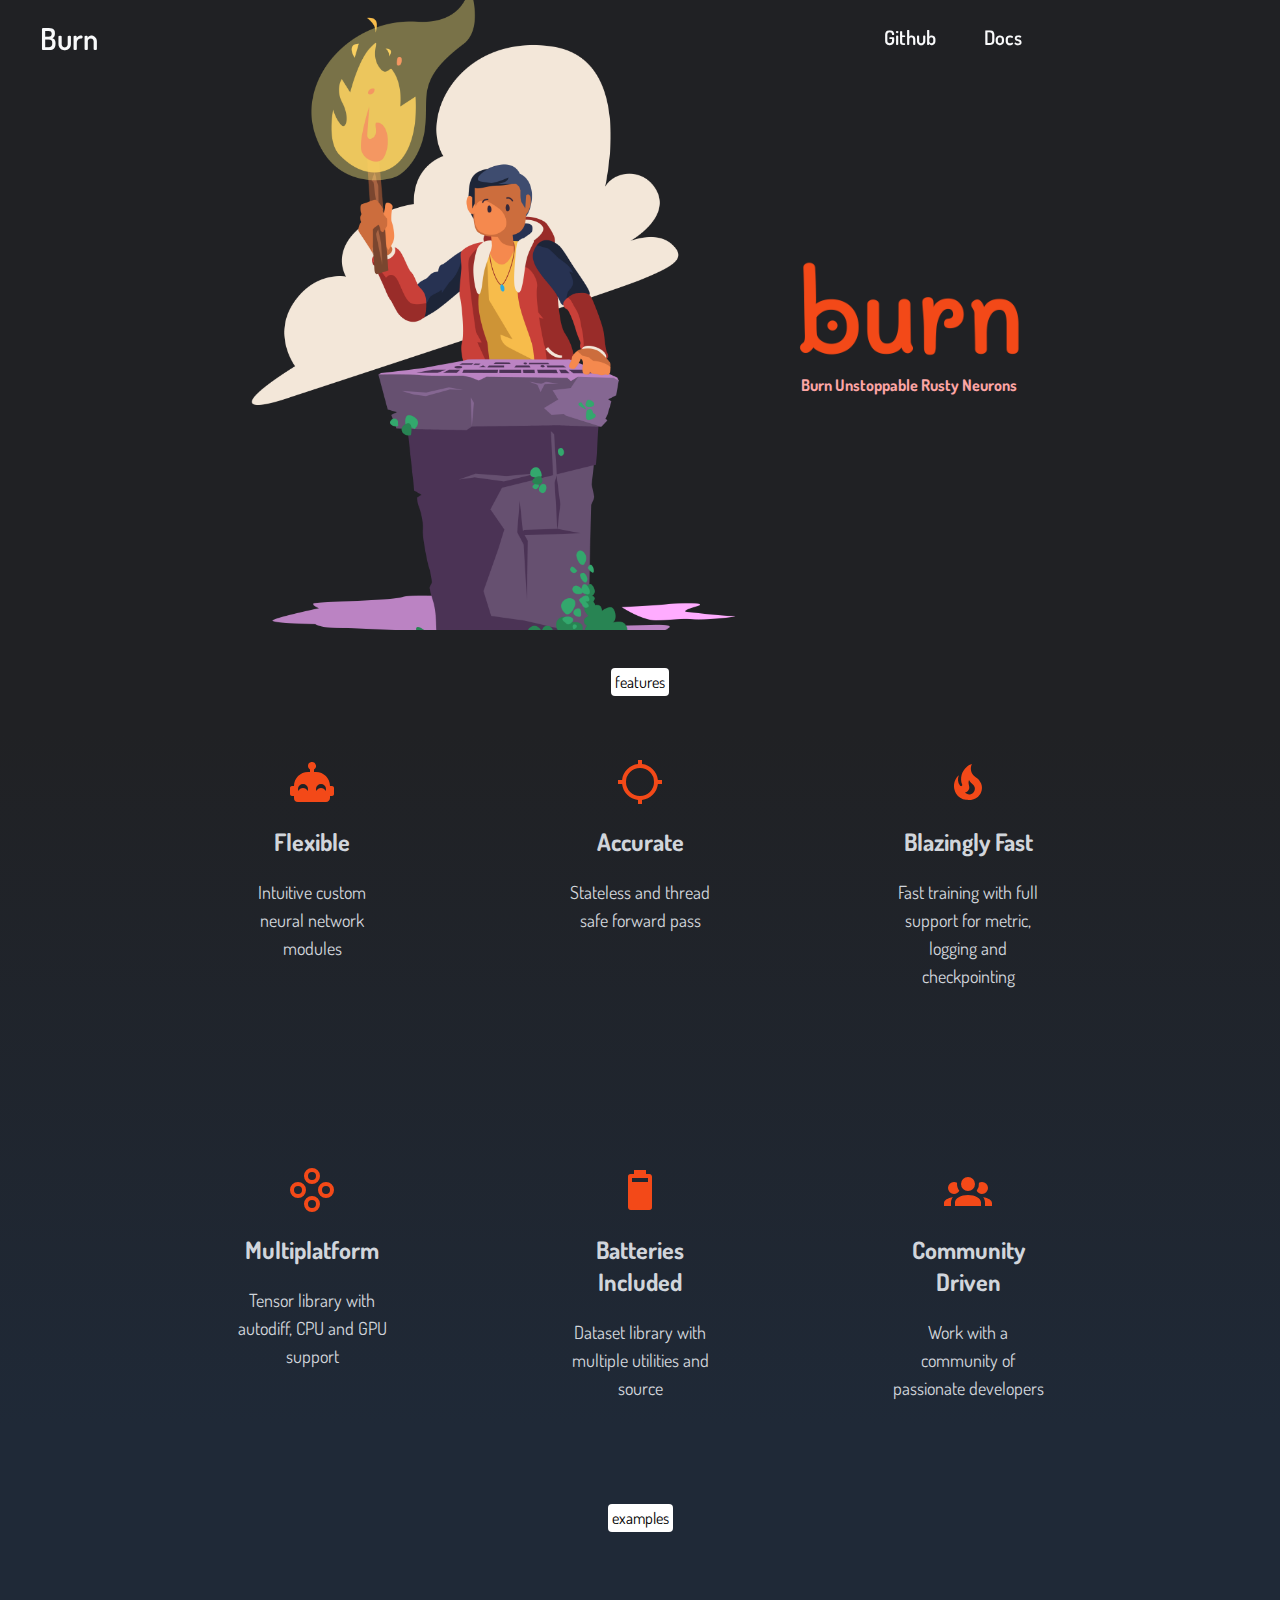
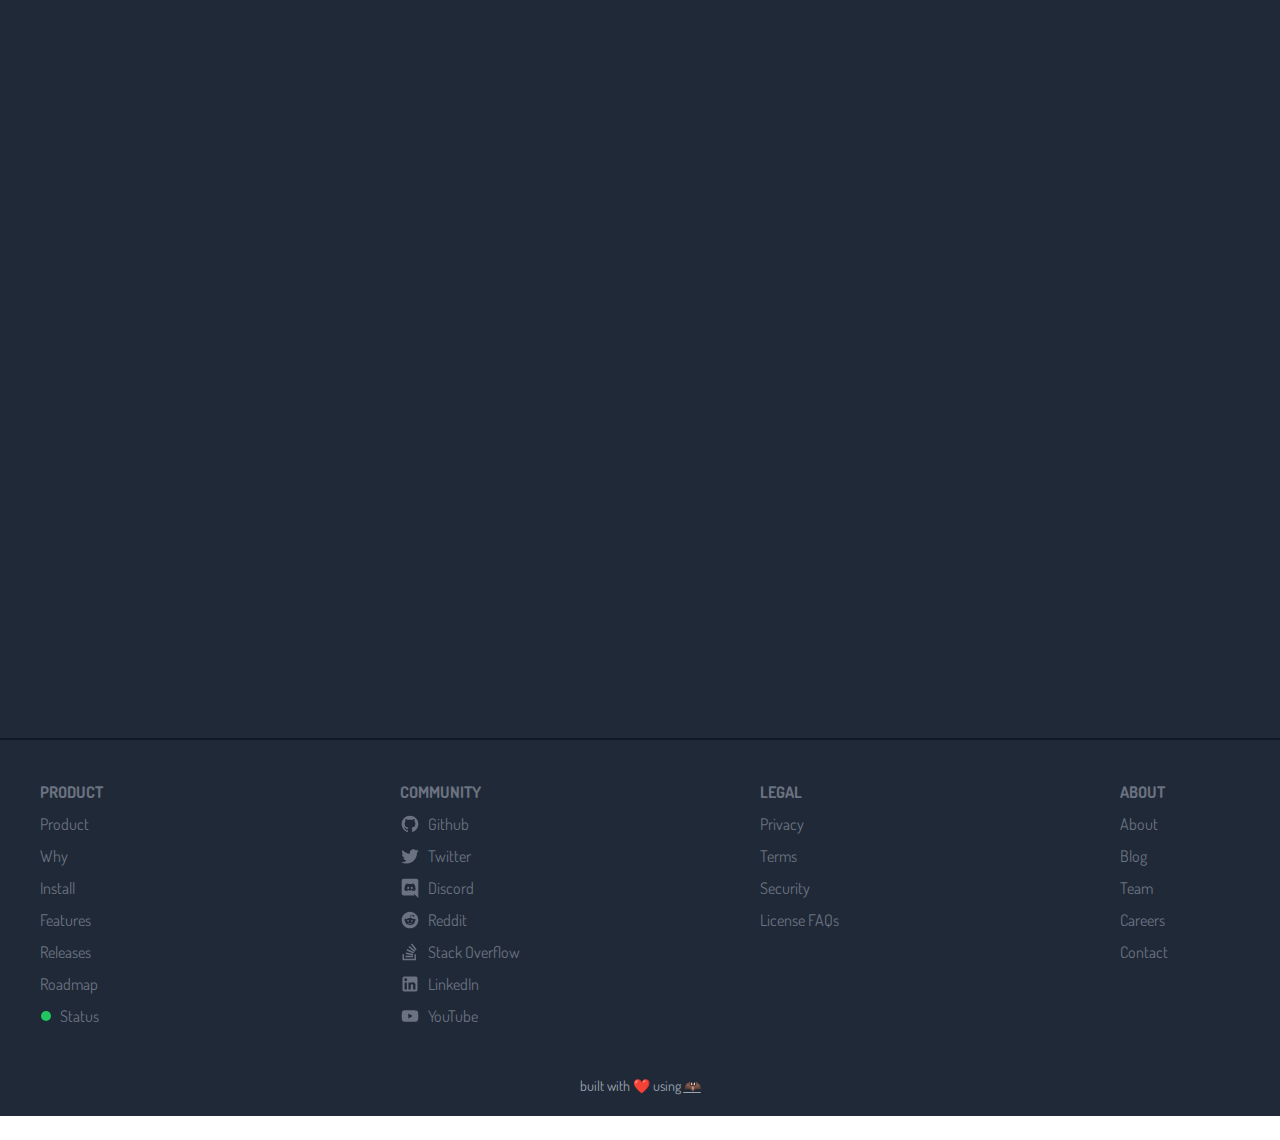
<file: index.html>
<!DOCTYPE html><html lang="en" ><head ><meta data-sm="0-0-0-0-0-0-0-0-0-0-0-0" charset="utf-8"/><meta data-sm="0-0-0-0-0-0-0-0-0-0-1-0" name="viewport" content="width=device-width, initial-scale=1"/><link data-sm="0-0-0-0-0-0-0-0-0-0-2-0" rel="manifest" href="/manifest.webmanifest"/><meta data-sm="0-0-0-0-0-0-0-0-0-0-3-0" name="description" content="Burn Unstoppable Rusty Neurons"/><link data-sm="0-0-0-0-0-0-0-0-0-0-4-0" rel="icon" href="/favicon.ico" type="image/png" sizes="16x16"/><link data-sm="0-0-0-0-0-0-0-0-0-0-5-0" rel="apple-touch-icon" href="/pwa-192x192.png" sizes="192x192"/><meta data-sm="0-0-0-0-0-0-0-0-0-0-6-0" name="theme-color" content="#202A37"/><title data-sm="0-0-0-0-0-0-0-0-0-0-7-0">burn-rs</title><link rel="modulepreload" href="/assets/index.4c544df7.js"><link rel="modulepreload" href="/assets/entry-client.21216b4b.js"><link rel="stylesheet" href="/assets/entry-client.abbb3e90.css"><link rel="stylesheet" href="/assets/index.37f45327.css"></head><body ><!e0-0-0-0-0-0-0-0-0-1-0-0-0><div data-hk="0-0-0-0-0-0-0-0-0-1-0-0-0-0-0-0-0" class="dark"><div data-hk="0-0-0-0-0-0-0-0-0-1-0-0-0-0-0-0-1-1-0-0-0" class="bg-gray-800 w-full flex flex-col"><nav class="fixed w-full px-10 py-5 z-50 flex items-center text-gray-50 font-semibold transition-colors false"><p class="text-3xl">Burn</p><ul class="ml-auto flex space-x-12 text-xl"><li><a data-hk="0-0-0-0-0-0-0-0-0-1-0-0-0-0-0-0-1-1-0-0-1-0" target="_blank" rel="noreferrer" href="https://github.com/burn-rs/burn">Github</a></li><li><a data-hk="0-0-0-0-0-0-0-0-0-1-0-0-0-0-0-0-1-1-0-0-2-0" target="_blank" rel="noreferrer" href="https://docs.rs/burn/latest/burn">Docs</a></li><li class="hidden sm:block"><iframe src="https://ghbtns.com/github-btn.html?user=burn-rs&amp;repo=burn&amp;type=star&amp;count=true&amp;size=large" frameborder="0" scrolling="0" width="170" height="30" title="GitHub"></iframe></li></ul></nav><!--#--><div data-hk="0-0-0-0-0-0-0-0-0-1-0-0-0-0-0-0-1-1-0-0-3-0" id="star-0" class="absolute bg-[#EBC65D] rounded-full"></div><div data-hk="0-0-0-0-0-0-0-0-0-1-0-0-0-0-0-0-1-1-0-0-3-1" id="star-1" class="absolute bg-[#EBC65D] rounded-full"></div><div data-hk="0-0-0-0-0-0-0-0-0-1-0-0-0-0-0-0-1-1-0-0-3-2" id="star-2" class="absolute bg-[#EBC65D] rounded-full"></div><div data-hk="0-0-0-0-0-0-0-0-0-1-0-0-0-0-0-0-1-1-0-0-3-3" id="star-3" class="absolute bg-[#EBC65D] rounded-full"></div><div data-hk="0-0-0-0-0-0-0-0-0-1-0-0-0-0-0-0-1-1-0-0-3-4" id="star-4" class="absolute bg-[#EBC65D] rounded-full"></div><div data-hk="0-0-0-0-0-0-0-0-0-1-0-0-0-0-0-0-1-1-0-0-3-5" id="star-5" class="absolute bg-[#EBC65D] rounded-full"></div><div data-hk="0-0-0-0-0-0-0-0-0-1-0-0-0-0-0-0-1-1-0-0-3-6" id="star-6" class="absolute bg-[#EBC65D] rounded-full"></div><div data-hk="0-0-0-0-0-0-0-0-0-1-0-0-0-0-0-0-1-1-0-0-3-7" id="star-7" class="absolute bg-[#EBC65D] rounded-full"></div><div data-hk="0-0-0-0-0-0-0-0-0-1-0-0-0-0-0-0-1-1-0-0-3-8" id="star-8" class="absolute bg-[#EBC65D] rounded-full"></div><div data-hk="0-0-0-0-0-0-0-0-0-1-0-0-0-0-0-0-1-1-0-0-3-9" id="star-9" class="absolute bg-[#EBC65D] rounded-full"></div><div data-hk="0-0-0-0-0-0-0-0-0-1-0-0-0-0-0-0-1-1-0-0-3-10" id="star-10" class="absolute bg-[#EBC65D] rounded-full"></div><div data-hk="0-0-0-0-0-0-0-0-0-1-0-0-0-0-0-0-1-1-0-0-3-11" id="star-11" class="absolute bg-[#EBC65D] rounded-full"></div><div data-hk="0-0-0-0-0-0-0-0-0-1-0-0-0-0-0-0-1-1-0-0-3-12" id="star-12" class="absolute bg-[#EBC65D] rounded-full"></div><div data-hk="0-0-0-0-0-0-0-0-0-1-0-0-0-0-0-0-1-1-0-0-3-13" id="star-13" class="absolute bg-[#EBC65D] rounded-full"></div><div data-hk="0-0-0-0-0-0-0-0-0-1-0-0-0-0-0-0-1-1-0-0-3-14" id="star-14" class="absolute bg-[#EBC65D] rounded-full"></div><div data-hk="0-0-0-0-0-0-0-0-0-1-0-0-0-0-0-0-1-1-0-0-3-15" id="star-15" class="absolute bg-[#EBC65D] rounded-full"></div><div data-hk="0-0-0-0-0-0-0-0-0-1-0-0-0-0-0-0-1-1-0-0-3-16" id="star-16" class="absolute bg-[#EBC65D] rounded-full"></div><div data-hk="0-0-0-0-0-0-0-0-0-1-0-0-0-0-0-0-1-1-0-0-3-17" id="star-17" class="absolute bg-[#EBC65D] rounded-full"></div><div data-hk="0-0-0-0-0-0-0-0-0-1-0-0-0-0-0-0-1-1-0-0-3-18" id="star-18" class="absolute bg-[#EBC65D] rounded-full"></div><div data-hk="0-0-0-0-0-0-0-0-0-1-0-0-0-0-0-0-1-1-0-0-3-19" id="star-19" class="absolute bg-[#EBC65D] rounded-full"></div><div data-hk="0-0-0-0-0-0-0-0-0-1-0-0-0-0-0-0-1-1-0-0-3-20" id="star-20" class="absolute bg-[#EBC65D] rounded-full"></div><div data-hk="0-0-0-0-0-0-0-0-0-1-0-0-0-0-0-0-1-1-0-0-3-21" id="star-21" class="absolute bg-[#EBC65D] rounded-full"></div><div data-hk="0-0-0-0-0-0-0-0-0-1-0-0-0-0-0-0-1-1-0-0-3-22" id="star-22" class="absolute bg-[#EBC65D] rounded-full"></div><div data-hk="0-0-0-0-0-0-0-0-0-1-0-0-0-0-0-0-1-1-0-0-3-23" id="star-23" class="absolute bg-[#EBC65D] rounded-full"></div><div data-hk="0-0-0-0-0-0-0-0-0-1-0-0-0-0-0-0-1-1-0-0-3-24" id="star-24" class="absolute bg-[#EBC65D] rounded-full"></div><div data-hk="0-0-0-0-0-0-0-0-0-1-0-0-0-0-0-0-1-1-0-0-3-25" id="star-25" class="absolute bg-[#EBC65D] rounded-full"></div><div data-hk="0-0-0-0-0-0-0-0-0-1-0-0-0-0-0-0-1-1-0-0-3-26" id="star-26" class="absolute bg-[#EBC65D] rounded-full"></div><div data-hk="0-0-0-0-0-0-0-0-0-1-0-0-0-0-0-0-1-1-0-0-3-27" id="star-27" class="absolute bg-[#EBC65D] rounded-full"></div><div data-hk="0-0-0-0-0-0-0-0-0-1-0-0-0-0-0-0-1-1-0-0-3-28" id="star-28" class="absolute bg-[#EBC65D] rounded-full"></div><div data-hk="0-0-0-0-0-0-0-0-0-1-0-0-0-0-0-0-1-1-0-0-3-29" id="star-29" class="absolute bg-[#EBC65D] rounded-full"></div><!--/--><div class="flex pt-4 sm:pt-10 flex-col sm:flex-row justify-center items-center sm:h-[70vh] bg-[#202124]"><div class="max-w-[650px]"><img src="/assets/burn.33192fe7.png"></div><div class="mb-5 sm:pr-28"><h1><img class="w-56" src="/assets/logo.d7813d0c.png"></h1><h2 class="text-red-300 font-bold text-normal w-full text-center">Burn Unstoppable Rusty Neurons</h2></div></div><h2 class="bg-[#202124] w-full text-center py-10"><span class="bg-white p-1 rounded">features</span></h2><div class="bg-gradient-to-b flex justify-center from-[#202124] to-gray-800"><div class="grid sm:grid-cols-3 sm:gap-32"><div data-hk="0-0-0-0-0-0-0-0-0-1-0-0-0-0-0-0-1-1-0-0-4-0" class="flex justify-center cursor-default text-gray-300"><div class="p-6 flex space-y-5 flex-col items-center w-[200px] text-center hover:bg-gray-50 hover:text-[#202124] hover:shadow-2xl hover:scale-105 rounded-lg transition-all"><div class="text-5xl text-[#F34918]"><div class="i-mdi-robot-happy"></div></div><h3 class="text-2xl font-bold">Flexible</h3><p class="text-lg">Intuitive custom neural network modules</p></div></div><div data-hk="0-0-0-0-0-0-0-0-0-1-0-0-0-0-0-0-1-1-0-0-4-1" class="flex justify-center cursor-default text-gray-300"><div class="p-6 flex space-y-5 flex-col items-center w-[200px] text-center hover:bg-gray-50 hover:text-[#202124] hover:shadow-2xl hover:scale-105 rounded-lg transition-all"><div class="text-5xl text-[#F34918]"><div class="i-mdi-crosshairs"></div></div><h3 class="text-2xl font-bold">Accurate</h3><p class="text-lg">Stateless and thread safe forward pass</p></div></div><div data-hk="0-0-0-0-0-0-0-0-0-1-0-0-0-0-0-0-1-1-0-0-4-2" class="flex justify-center cursor-default text-gray-300"><div class="p-6 flex space-y-5 flex-col items-center w-[200px] text-center hover:bg-gray-50 hover:text-[#202124] hover:shadow-2xl hover:scale-105 rounded-lg transition-all"><div class="text-5xl text-[#F34918]"><div class="i-mdi-fire"></div></div><h3 class="text-2xl font-bold">Blazingly Fast</h3><p class="text-lg">Fast training with full support for metric, logging and checkpointing</p></div></div><div data-hk="0-0-0-0-0-0-0-0-0-1-0-0-0-0-0-0-1-1-0-0-4-3" class="flex justify-center cursor-default text-gray-300"><div class="p-6 flex space-y-5 flex-col items-center w-[200px] text-center hover:bg-gray-50 hover:text-[#202124] hover:shadow-2xl hover:scale-105 rounded-lg transition-all"><div class="text-5xl text-[#F34918]"><div class="i-mdi-gamepad-circle-outline"></div></div><h3 class="text-2xl font-bold">Multiplatform</h3><p class="text-lg">Tensor library with autodiff, CPU and GPU support</p></div></div><div data-hk="0-0-0-0-0-0-0-0-0-1-0-0-0-0-0-0-1-1-0-0-4-4" class="flex justify-center cursor-default text-gray-300"><div class="p-6 flex space-y-5 flex-col items-center w-[200px] text-center hover:bg-gray-50 hover:text-[#202124] hover:shadow-2xl hover:scale-105 rounded-lg transition-all"><div class="text-5xl text-[#F34918]"><div class="i-mdi-battery-90"></div></div><h3 class="text-2xl font-bold">Batteries Included</h3><p class="text-lg">Dataset library with multiple utilities and source</p></div></div><div data-hk="0-0-0-0-0-0-0-0-0-1-0-0-0-0-0-0-1-1-0-0-4-5" class="flex justify-center cursor-default text-gray-300"><div class="p-6 flex space-y-5 flex-col items-center w-[200px] text-center hover:bg-gray-50 hover:text-[#202124] hover:shadow-2xl hover:scale-105 rounded-lg transition-all"><div class="text-5xl text-[#F34918]"><div class="i-mdi-account-group"></div></div><h3 class="text-2xl font-bold">Community Driven</h3><p class="text-lg">Work with a community of passionate developers</p></div></div></div></div><div class="bg-gray-800 flex justify-center items-center flex-col"><h2 class="w-full text-center py-10 pt-20"><span class="bg-white p-1 rounded">examples</span></h2><div class="max-w-7xl justify-center items-center space-y-10 sm:space-y-32 pb-14 border-b-2 border-gray-900"><div data-hk="0-0-0-0-0-0-0-0-0-1-0-0-0-0-0-0-1-1-0-0-5-0-0-0-0-0" style="opacity:0;--motion-translateX:20px;transform:translateX(var(--motion-translateX))" class="flex flex-col-reverse p-4 sm:p-0 sm:space-x-10 items-center sm:flex-row " ><pre data-hk="0-0-0-0-0-0-0-0-0-1-0-0-0-0-0-0-1-1-0-0-5-0-0-0-0-1" class="border-2 border-gray-900 shadow rounded-lg w-80 md:w-full"><code class="language-rust">
    use burn::tensor::{Tensor, Shape, Data};
    use burn::tensor::backend::{Backend, NdArrayBackend, TchBackend};

    fn my_func&lt;B: Backend>() {
      let _my_tensor = Tensor::&lt;B, 2>::ones(Shape::new([3, 3]));
    }

    fn main() {
      my_func&lt;NdArrayBackend&lt;f32>>();
      my_func&lt;TchBackend&lt;f32>>();
    }

</code></pre><div data-hk="0-0-0-0-0-0-0-0-0-1-0-0-0-0-0-0-1-1-0-0-5-0-0-0-0-2"><h3 class="font-black uppercase text-[#F34918] text-4xl">Tensor</h3><p class="text-gray-50">The Tensor struct is at the core of the burn framework. It takes two generic parameters, the Backend and the number of dimensions D</p></div></div><div data-hk="0-0-0-0-0-0-0-0-0-1-0-0-0-0-0-0-1-1-0-0-5-1-0-0-0-0" style="opacity:0;--motion-translateX:-20px;transform:translateX(var(--motion-translateX))" class="flex flex-col-reverse p-4 sm:p-0 sm:space-x-10 items-center sm:flex-row-reverse " ><pre data-hk="0-0-0-0-0-0-0-0-0-1-0-0-0-0-0-0-1-1-0-0-5-1-0-0-0-1" class="border-2 border-gray-900 shadow rounded-lg w-80 md:w-full"><code class="language-rust">
    use burn::nn;
    use burn::module::{Param, Module};
    use burn::tensor::backend::Backend;

    #[derive(Module, Debug)]
    struct MyModule&lt;B: Backend> {
      my_param: Param&lt;nn::Linear&lt;B>>,
      repeat: usize,
    }

</code></pre><div data-hk="0-0-0-0-0-0-0-0-0-1-0-0-0-0-0-0-1-1-0-0-5-1-0-0-0-2"><h3 class="font-black uppercase text-[#F34918] text-4xl">Module</h3><p class="text-gray-50">The Module derive let your create your own neural network module similar to PyTorch</p></div></div></div></div><div class="flex justify-center pt-10"><div class="grid grid-cols-2 md:grid-cols-4 gap-x-12 gap-y-6 md:gap-x-60 bg-gray-800 text-gray-500"><ul data-hk="0-0-0-0-0-0-0-0-0-1-0-0-0-0-0-0-1-1-0-0-6-0" class="space-y-2"><h3 class="uppercase mb-2 font-bold">product</h3><!--#--><li data-hk="0-0-0-0-0-0-0-0-0-1-0-0-0-0-0-0-1-1-0-0-6-1-0"><a data-hk="0-0-0-0-0-0-0-0-0-1-0-0-0-0-0-0-1-1-0-0-6-1-1-0" target="_blank" rel="noreferrer" href=""><div data-hk="0-0-0-0-0-0-0-0-0-1-0-0-0-0-0-0-1-1-0-0-6-1-1-1" class="flex items-center"><!--#--><!--/--><!--#-->Product<!--/--></div></a></li><li data-hk="0-0-0-0-0-0-0-0-0-1-0-0-0-0-0-0-1-1-0-0-6-1-2"><a data-hk="0-0-0-0-0-0-0-0-0-1-0-0-0-0-0-0-1-1-0-0-6-1-3-0" target="_blank" rel="noreferrer" href=""><div data-hk="0-0-0-0-0-0-0-0-0-1-0-0-0-0-0-0-1-1-0-0-6-1-3-1" class="flex items-center"><!--#--><!--/--><!--#-->Why<!--/--></div></a></li><li data-hk="0-0-0-0-0-0-0-0-0-1-0-0-0-0-0-0-1-1-0-0-6-1-4"><a data-hk="0-0-0-0-0-0-0-0-0-1-0-0-0-0-0-0-1-1-0-0-6-1-5-0" target="_blank" rel="noreferrer" href=""><div data-hk="0-0-0-0-0-0-0-0-0-1-0-0-0-0-0-0-1-1-0-0-6-1-5-1" class="flex items-center"><!--#--><!--/--><!--#-->Install<!--/--></div></a></li><li data-hk="0-0-0-0-0-0-0-0-0-1-0-0-0-0-0-0-1-1-0-0-6-1-6"><a data-hk="0-0-0-0-0-0-0-0-0-1-0-0-0-0-0-0-1-1-0-0-6-1-7-0" target="_blank" rel="noreferrer" href=""><div data-hk="0-0-0-0-0-0-0-0-0-1-0-0-0-0-0-0-1-1-0-0-6-1-7-1" class="flex items-center"><!--#--><!--/--><!--#-->Features<!--/--></div></a></li><li data-hk="0-0-0-0-0-0-0-0-0-1-0-0-0-0-0-0-1-1-0-0-6-1-8"><a data-hk="0-0-0-0-0-0-0-0-0-1-0-0-0-0-0-0-1-1-0-0-6-1-9-0" target="_blank" rel="noreferrer" href=""><div data-hk="0-0-0-0-0-0-0-0-0-1-0-0-0-0-0-0-1-1-0-0-6-1-9-1" class="flex items-center"><!--#--><!--/--><!--#-->Releases<!--/--></div></a></li><li data-hk="0-0-0-0-0-0-0-0-0-1-0-0-0-0-0-0-1-1-0-0-6-1-10"><a data-hk="0-0-0-0-0-0-0-0-0-1-0-0-0-0-0-0-1-1-0-0-6-1-11-0" target="_blank" rel="noreferrer" href=""><div data-hk="0-0-0-0-0-0-0-0-0-1-0-0-0-0-0-0-1-1-0-0-6-1-11-1" class="flex items-center"><!--#--><!--/--><!--#-->Roadmap<!--/--></div></a></li><li data-hk="0-0-0-0-0-0-0-0-0-1-0-0-0-0-0-0-1-1-0-0-6-1-12"><a data-hk="0-0-0-0-0-0-0-0-0-1-0-0-0-0-0-0-1-1-0-0-6-1-13-0" target="_blank" rel="noreferrer" href=""><div data-hk="0-0-0-0-0-0-0-0-0-1-0-0-0-0-0-0-1-1-0-0-6-1-13-1" class="flex items-center"><!--#--><div data-hk="0-0-0-0-0-0-0-0-0-1-0-0-0-0-0-0-1-1-0-0-6-1-13-2" class="text-xs i-mdi-circle text-green-500 mr-2"></div><!--/--><!--#-->Status<!--/--></div></a></li><!--/--></ul><ul data-hk="0-0-0-0-0-0-0-0-0-1-0-0-0-0-0-0-1-1-0-0-6-2" class="space-y-2"><h3 class="uppercase mb-2 font-bold">community</h3><!--#--><li data-hk="0-0-0-0-0-0-0-0-0-1-0-0-0-0-0-0-1-1-0-0-6-3-0"><a data-hk="0-0-0-0-0-0-0-0-0-1-0-0-0-0-0-0-1-1-0-0-6-3-1-0" target="_blank" rel="noreferrer" href=""><div data-hk="0-0-0-0-0-0-0-0-0-1-0-0-0-0-0-0-1-1-0-0-6-3-1-1" class="flex items-center"><!--#--><div data-hk="0-0-0-0-0-0-0-0-0-1-0-0-0-0-0-0-1-1-0-0-6-3-1-2" class="text-xl i-mdi-github mr-2"></div><!--/--><!--#-->Github<!--/--></div></a></li><li data-hk="0-0-0-0-0-0-0-0-0-1-0-0-0-0-0-0-1-1-0-0-6-3-2"><a data-hk="0-0-0-0-0-0-0-0-0-1-0-0-0-0-0-0-1-1-0-0-6-3-3-0" target="_blank" rel="noreferrer" href=""><div data-hk="0-0-0-0-0-0-0-0-0-1-0-0-0-0-0-0-1-1-0-0-6-3-3-1" class="flex items-center"><!--#--><div data-hk="0-0-0-0-0-0-0-0-0-1-0-0-0-0-0-0-1-1-0-0-6-3-3-2" class="text-xl i-mdi-twitter mr-2"></div><!--/--><!--#-->Twitter<!--/--></div></a></li><li data-hk="0-0-0-0-0-0-0-0-0-1-0-0-0-0-0-0-1-1-0-0-6-3-4"><a data-hk="0-0-0-0-0-0-0-0-0-1-0-0-0-0-0-0-1-1-0-0-6-3-5-0" target="_blank" rel="noreferrer" href=""><div data-hk="0-0-0-0-0-0-0-0-0-1-0-0-0-0-0-0-1-1-0-0-6-3-5-1" class="flex items-center"><!--#--><div data-hk="0-0-0-0-0-0-0-0-0-1-0-0-0-0-0-0-1-1-0-0-6-3-5-2" class="text-xl i-mdi-discord mr-2"></div><!--/--><!--#-->Discord<!--/--></div></a></li><li data-hk="0-0-0-0-0-0-0-0-0-1-0-0-0-0-0-0-1-1-0-0-6-3-6"><a data-hk="0-0-0-0-0-0-0-0-0-1-0-0-0-0-0-0-1-1-0-0-6-3-7-0" target="_blank" rel="noreferrer" href=""><div data-hk="0-0-0-0-0-0-0-0-0-1-0-0-0-0-0-0-1-1-0-0-6-3-7-1" class="flex items-center"><!--#--><div data-hk="0-0-0-0-0-0-0-0-0-1-0-0-0-0-0-0-1-1-0-0-6-3-7-2" class="text-xl i-mdi-reddit mr-2"></div><!--/--><!--#-->Reddit<!--/--></div></a></li><li data-hk="0-0-0-0-0-0-0-0-0-1-0-0-0-0-0-0-1-1-0-0-6-3-8"><a data-hk="0-0-0-0-0-0-0-0-0-1-0-0-0-0-0-0-1-1-0-0-6-3-9-0" target="_blank" rel="noreferrer" href=""><div data-hk="0-0-0-0-0-0-0-0-0-1-0-0-0-0-0-0-1-1-0-0-6-3-9-1" class="flex items-center"><!--#--><div data-hk="0-0-0-0-0-0-0-0-0-1-0-0-0-0-0-0-1-1-0-0-6-3-9-2" class="text-xl i-mdi-stack-overflow mr-2"></div><!--/--><!--#-->Stack Overflow<!--/--></div></a></li><li data-hk="0-0-0-0-0-0-0-0-0-1-0-0-0-0-0-0-1-1-0-0-6-3-10"><a data-hk="0-0-0-0-0-0-0-0-0-1-0-0-0-0-0-0-1-1-0-0-6-3-11-0" target="_blank" rel="noreferrer" href=""><div data-hk="0-0-0-0-0-0-0-0-0-1-0-0-0-0-0-0-1-1-0-0-6-3-11-1" class="flex items-center"><!--#--><div data-hk="0-0-0-0-0-0-0-0-0-1-0-0-0-0-0-0-1-1-0-0-6-3-11-2" class="text-xl i-mdi-linkedin mr-2"></div><!--/--><!--#-->LinkedIn<!--/--></div></a></li><li data-hk="0-0-0-0-0-0-0-0-0-1-0-0-0-0-0-0-1-1-0-0-6-3-12"><a data-hk="0-0-0-0-0-0-0-0-0-1-0-0-0-0-0-0-1-1-0-0-6-3-13-0" target="_blank" rel="noreferrer" href=""><div data-hk="0-0-0-0-0-0-0-0-0-1-0-0-0-0-0-0-1-1-0-0-6-3-13-1" class="flex items-center"><!--#--><div data-hk="0-0-0-0-0-0-0-0-0-1-0-0-0-0-0-0-1-1-0-0-6-3-13-2" class="text-xl i-mdi-youtube mr-2"></div><!--/--><!--#-->YouTube<!--/--></div></a></li><!--/--></ul><ul data-hk="0-0-0-0-0-0-0-0-0-1-0-0-0-0-0-0-1-1-0-0-6-4" class="space-y-2"><h3 class="uppercase mb-2 font-bold">legal</h3><!--#--><li data-hk="0-0-0-0-0-0-0-0-0-1-0-0-0-0-0-0-1-1-0-0-6-5-0"><a data-hk="0-0-0-0-0-0-0-0-0-1-0-0-0-0-0-0-1-1-0-0-6-5-1-0" target="_blank" rel="noreferrer" href=""><div data-hk="0-0-0-0-0-0-0-0-0-1-0-0-0-0-0-0-1-1-0-0-6-5-1-1" class="flex items-center"><!--#--><!--/--><!--#-->Privacy<!--/--></div></a></li><li data-hk="0-0-0-0-0-0-0-0-0-1-0-0-0-0-0-0-1-1-0-0-6-5-2"><a data-hk="0-0-0-0-0-0-0-0-0-1-0-0-0-0-0-0-1-1-0-0-6-5-3-0" target="_blank" rel="noreferrer" href=""><div data-hk="0-0-0-0-0-0-0-0-0-1-0-0-0-0-0-0-1-1-0-0-6-5-3-1" class="flex items-center"><!--#--><!--/--><!--#-->Terms<!--/--></div></a></li><li data-hk="0-0-0-0-0-0-0-0-0-1-0-0-0-0-0-0-1-1-0-0-6-5-4"><a data-hk="0-0-0-0-0-0-0-0-0-1-0-0-0-0-0-0-1-1-0-0-6-5-5-0" target="_blank" rel="noreferrer" href=""><div data-hk="0-0-0-0-0-0-0-0-0-1-0-0-0-0-0-0-1-1-0-0-6-5-5-1" class="flex items-center"><!--#--><!--/--><!--#-->Security<!--/--></div></a></li><li data-hk="0-0-0-0-0-0-0-0-0-1-0-0-0-0-0-0-1-1-0-0-6-5-6"><a data-hk="0-0-0-0-0-0-0-0-0-1-0-0-0-0-0-0-1-1-0-0-6-5-7-0" target="_blank" rel="noreferrer" href=""><div data-hk="0-0-0-0-0-0-0-0-0-1-0-0-0-0-0-0-1-1-0-0-6-5-7-1" class="flex items-center"><!--#--><!--/--><!--#-->License FAQs<!--/--></div></a></li><!--/--></ul><ul data-hk="0-0-0-0-0-0-0-0-0-1-0-0-0-0-0-0-1-1-0-0-6-6" class="space-y-2"><h3 class="uppercase mb-2 font-bold">about</h3><!--#--><li data-hk="0-0-0-0-0-0-0-0-0-1-0-0-0-0-0-0-1-1-0-0-6-7-0"><a data-hk="0-0-0-0-0-0-0-0-0-1-0-0-0-0-0-0-1-1-0-0-6-7-1-0" target="_blank" rel="noreferrer" href=""><div data-hk="0-0-0-0-0-0-0-0-0-1-0-0-0-0-0-0-1-1-0-0-6-7-1-1" class="flex items-center"><!--#--><!--/--><!--#-->About<!--/--></div></a></li><li data-hk="0-0-0-0-0-0-0-0-0-1-0-0-0-0-0-0-1-1-0-0-6-7-2"><a data-hk="0-0-0-0-0-0-0-0-0-1-0-0-0-0-0-0-1-1-0-0-6-7-3-0" target="_blank" rel="noreferrer" href=""><div data-hk="0-0-0-0-0-0-0-0-0-1-0-0-0-0-0-0-1-1-0-0-6-7-3-1" class="flex items-center"><!--#--><!--/--><!--#-->Blog<!--/--></div></a></li><li data-hk="0-0-0-0-0-0-0-0-0-1-0-0-0-0-0-0-1-1-0-0-6-7-4"><a data-hk="0-0-0-0-0-0-0-0-0-1-0-0-0-0-0-0-1-1-0-0-6-7-5-0" target="_blank" rel="noreferrer" href=""><div data-hk="0-0-0-0-0-0-0-0-0-1-0-0-0-0-0-0-1-1-0-0-6-7-5-1" class="flex items-center"><!--#--><!--/--><!--#-->Team<!--/--></div></a></li><li data-hk="0-0-0-0-0-0-0-0-0-1-0-0-0-0-0-0-1-1-0-0-6-7-6"><a data-hk="0-0-0-0-0-0-0-0-0-1-0-0-0-0-0-0-1-1-0-0-6-7-7-0" target="_blank" rel="noreferrer" href=""><div data-hk="0-0-0-0-0-0-0-0-0-1-0-0-0-0-0-0-1-1-0-0-6-7-7-1" class="flex items-center"><!--#--><!--/--><!--#-->Careers<!--/--></div></a></li><li data-hk="0-0-0-0-0-0-0-0-0-1-0-0-0-0-0-0-1-1-0-0-6-7-8"><a data-hk="0-0-0-0-0-0-0-0-0-1-0-0-0-0-0-0-1-1-0-0-6-7-9-0" target="_blank" rel="noreferrer" href=""><div data-hk="0-0-0-0-0-0-0-0-0-1-0-0-0-0-0-0-1-1-0-0-6-7-9-1" class="flex items-center"><!--#--><!--/--><!--#-->Contact<!--/--></div></a></li><!--/--></ul></div></div><div class="w-full pb-5 pt-12 text-center text-gray-400 text-sm">built with ❤️ using <u><a href="https://bat.glo.quebec">🦇</a></u></div></div><div data-hk="0-0-0-0-0-0-0-0-0-1-0-0-0-0-0-0-2-0" style="position:fixed;z-index:9999;top:16px;bottom:16px;left:16px;right:16px;pointer-events:none" class=""><style>.sldt-active{z-index:9999;}.sldt-active>*{pointer-events:auto;}</style><!--#--><!--/--></div></div><!/e0-0-0-0-0-0-0-0-0-1-0-0-0><script>var e,t;e=window._$HY||(_$HY={events:[],completed:new WeakSet,r:{},fe(){},init(e,t){_$HY.r[e]=[new Promise(((e,o)=>t=e)),t]},set(e,t,o){(o=_$HY.r[e])&&o[1](t),_$HY.r[e]=[t]},unset(e){delete _$HY.r[e]},load:e=>_$HY.r[e]}),t=e=>e&&e.hasAttribute&&(e.hasAttribute("data-hk")?e:t(e.host&&e.host instanceof Node?e.host:e.parentNode)),["click", "input"].forEach((o=>document.addEventListener(o,(o=>{let s=o.composedPath&&o.composedPath()[0]||o.target,a=t(s);a&&!e.completed.has(a)&&e.events.push([a,o])}))));</script><!--xs--><script type="module" async src="/assets/entry-client.21216b4b.js"></script></body></html>
</file>
<file: assets/index.37f45327.css>
code[class*=language-],pre[class*=language-]{word-wrap:normal;background:none;color:#e3eaf2;font-family:Consolas,Monaco,Andale Mono,Ubuntu Mono,monospace;-webkit-hyphens:none;hyphens:none;line-height:1.5;-moz-tab-size:4;-o-tab-size:4;tab-size:4;text-align:left;white-space:pre;word-break:normal;word-spacing:normal}code[class*=language-] ::-moz-selection,code[class*=language-]::-moz-selection,pre[class*=language-] ::-moz-selection,pre[class*=language-]::-moz-selection{background:#3c526d}code[class*=language-] ::selection,code[class*=language-]::selection,pre[class*=language-] ::selection,pre[class*=language-]::selection{background:#3c526d}pre[class*=language-]{margin:.5em 0;overflow:auto;padding:1em}:not(pre)>code[class*=language-],pre[class*=language-]{background:#111b27}:not(pre)>code[class*=language-]{border-radius:.3em;padding:.1em .3em;white-space:normal}.token.cdata,.token.comment,.token.doctype,.token.prolog{color:#8da1b9}.token.punctuation{color:#e3eaf2}.token.delimiter.important,.token.selector .parent,.token.tag,.token.tag .token.punctuation{color:#6cc}.token.attr-name,.token.boolean,.token.boolean.important,.token.constant,.token.number,.token.selector .token.attribute{color:#e6d37a}.token.class-name,.token.key,.token.parameter,.token.property,.token.property-access,.token.variable{color:#6cb8e6}.token.attr-value,.token.color,.token.inserted,.token.selector .token.value,.token.string,.token.string .token.url-link{color:#91d076}.token.builtin,.token.keyword-array,.token.package,.token.regex{color:#f4adf4}.token.function,.token.selector .token.class,.token.selector .token.id{color:#c699e3}.token.atrule .token.rule,.token.combinator,.token.keyword,.token.operator,.token.pseudo-class,.token.pseudo-element,.token.selector,.token.unit{color:#e9ae7e}.token.deleted,.token.important{color:#cd6660}.token.keyword-this,.token.this{color:#6cb8e6}.token.bold,.token.important,.token.keyword-this,.token.this{font-weight:700}.token.delimiter.important{font-weight:inherit}.token.italic{font-style:italic}.token.entity{cursor:help}.language-markdown .token.title,.language-markdown .token.title .token.punctuation{color:#6cb8e6;font-weight:700}.language-markdown .token.blockquote.punctuation{color:#f4adf4}.language-markdown .token.code{color:#6cc}.language-markdown .token.hr.punctuation{color:#6cb8e6}.language-markdown .token.url .token.content{color:#91d076}.language-markdown .token.url-link{color:#e6d37a}.language-markdown .token.list.punctuation{color:#f4adf4}.language-json .token.operator,.language-markdown .token.table-header{color:#e3eaf2}.language-scss .token.variable{color:#6cc}.token.token.cr:before,.token.token.lf:before,.token.token.space:before,.token.token.tab:not(:empty):before{color:#8da1b9}div.code-toolbar>.toolbar.toolbar>.toolbar-item>a,div.code-toolbar>.toolbar.toolbar>.toolbar-item>button{background:#6cb8e6;color:#111b27}div.code-toolbar>.toolbar.toolbar>.toolbar-item>a:focus,div.code-toolbar>.toolbar.toolbar>.toolbar-item>a:hover,div.code-toolbar>.toolbar.toolbar>.toolbar-item>button:focus,div.code-toolbar>.toolbar.toolbar>.toolbar-item>button:hover{background:rgba(108,184,230,.855);color:#111b27;text-decoration:none}div.code-toolbar>.toolbar.toolbar>.toolbar-item>span,div.code-toolbar>.toolbar.toolbar>.toolbar-item>span:focus,div.code-toolbar>.toolbar.toolbar>.toolbar-item>span:hover{background:#8da1b9;color:#111b27}.line-highlight.line-highlight{background:rgba(60,82,109,.373);background:linear-gradient(90deg,rgba(60,82,109,.373) 70%,rgba(60,82,109,.333))}.line-highlight.line-highlight:before,.line-highlight.line-highlight[data-end]:after{background-color:#8da1b9;box-shadow:0 1px #3c526d;color:#111b27}pre[id].linkable-line-numbers.linkable-line-numbers span.line-numbers-rows>span:hover:before{background-color:#8da1b918}.line-numbers.line-numbers .line-numbers-rows{background:rgba(11,18,27,.478);border-right:1px solid #0b121b}.line-numbers .line-numbers-rows>span:before{color:#8da1b9da}.rainbow-braces .token.token.punctuation.brace-level-1,.rainbow-braces .token.token.punctuation.brace-level-5,.rainbow-braces .token.token.punctuation.brace-level-9{color:#e6d37a}.rainbow-braces .token.token.punctuation.brace-level-10,.rainbow-braces .token.token.punctuation.brace-level-2,.rainbow-braces .token.token.punctuation.brace-level-6{color:#f4adf4}.rainbow-braces .token.token.punctuation.brace-level-11,.rainbow-braces .token.token.punctuation.brace-level-3,.rainbow-braces .token.token.punctuation.brace-level-7{color:#6cb8e6}.rainbow-braces .token.token.punctuation.brace-level-12,.rainbow-braces .token.token.punctuation.brace-level-4,.rainbow-braces .token.token.punctuation.brace-level-8{color:#c699e3}pre.diff-highlight>code .token.token.deleted:not(.prefix),pre>code.diff-highlight .token.token.deleted:not(.prefix){background-color:#cd66601f}pre.diff-highlight>code .token.token.inserted:not(.prefix),pre>code.diff-highlight .token.token.inserted:not(.prefix){background-color:#91d0761f}.command-line .command-line-prompt{border-right:1px solid #0b121b}.command-line .command-line-prompt>span:before{color:#8da1b9da}
</file>
<file: assets/entry-client.abbb3e90.css>
@import"https://fonts.googleapis.com/css2?family=Dosis:wght@200;400;700&display=swap";/*! tailwindcss v3.2.2 | MIT License | https://tailwindcss.com*/*,:after,:before{border:0 solid #e5e7eb;box-sizing:border-box}:after,:before{--tw-content:""}html{-webkit-text-size-adjust:100%;font-feature-settings:normal;font-family:ui-sans-serif,system-ui,-apple-system,Segoe UI,Roboto,Ubuntu,Cantarell,Noto Sans,sans-serif,BlinkMacSystemFont,Helvetica Neue,Arial,Apple Color Emoji,Segoe UI Emoji,Segoe UI Symbol,Noto Color Emoji;line-height:1.5;-moz-tab-size:4;-o-tab-size:4;tab-size:4}body{line-height:inherit;margin:0}hr{border-top-width:1px;color:inherit;height:0}abbr:where([title]){text-decoration:underline;-webkit-text-decoration:underline dotted currentColor;text-decoration:underline dotted currentColor}h1,h2,h3,h4,h5,h6{font-size:inherit;font-weight:inherit}a{color:inherit;text-decoration:inherit}b,strong{font-weight:bolder}code,kbd,pre,samp{font-family:ui-monospace,SFMono-Regular,Menlo,Monaco,Consolas,Liberation Mono,Courier New,monospace;font-size:1em}small{font-size:80%}sub,sup{font-size:75%;line-height:0;position:relative;vertical-align:baseline}sub{bottom:-.25em}sup{top:-.5em}table{border-collapse:collapse;border-color:inherit;text-indent:0}button,input,optgroup,select,textarea{color:inherit;font-family:inherit;font-size:100%;font-weight:inherit;line-height:inherit;margin:0;padding:0}button,select{text-transform:none}[type=button],[type=reset],[type=submit],button{-webkit-appearance:button;background-color:transparent;background-image:none}:-moz-focusring{outline:auto}:-moz-ui-invalid{box-shadow:none}progress{vertical-align:baseline}::-webkit-inner-spin-button,::-webkit-outer-spin-button{height:auto}[type=search]{-webkit-appearance:textfield;outline-offset:-2px}::-webkit-search-decoration{-webkit-appearance:none}::-webkit-file-upload-button{-webkit-appearance:button;font:inherit}summary{display:list-item}blockquote,dd,dl,figure,h1,h2,h3,h4,h5,h6,hr,p,pre{margin:0}fieldset{margin:0}fieldset,legend{padding:0}menu,ol,ul{list-style:none;margin:0;padding:0}textarea{resize:vertical}input::-moz-placeholder,textarea::-moz-placeholder{color:#9ca3af;opacity:1}input::placeholder,textarea::placeholder{color:#9ca3af;opacity:1}[role=button],button{cursor:pointer}:disabled{cursor:default}audio,canvas,embed,iframe,img,object,svg,video{display:block;vertical-align:middle}img,video{height:auto;max-width:100%}[hidden]{display:none}*,:after,:before{--tw-border-spacing-x:0;--tw-border-spacing-y:0;--tw-translate-x:0;--tw-translate-y:0;--tw-rotate:0;--tw-skew-x:0;--tw-skew-y:0;--tw-scale-x:1;--tw-scale-y:1;--tw-pan-x: ;--tw-pan-y: ;--tw-pinch-zoom: ;--tw-scroll-snap-strictness:proximity;--tw-ordinal: ;--tw-slashed-zero: ;--tw-numeric-figure: ;--tw-numeric-spacing: ;--tw-numeric-fraction: ;--tw-ring-inset: ;--tw-ring-offset-width:0px;--tw-ring-offset-color:#fff;--tw-ring-color:rgba(59,130,246,.5);--tw-ring-offset-shadow:0 0 transparent;--tw-ring-shadow:0 0 transparent;--tw-shadow:0 0 transparent;--tw-shadow-colored:0 0 transparent;--tw-blur: ;--tw-brightness: ;--tw-contrast: ;--tw-grayscale: ;--tw-hue-rotate: ;--tw-invert: ;--tw-saturate: ;--tw-sepia: ;--tw-drop-shadow: ;--tw-backdrop-blur: ;--tw-backdrop-brightness: ;--tw-backdrop-contrast: ;--tw-backdrop-grayscale: ;--tw-backdrop-hue-rotate: ;--tw-backdrop-invert: ;--tw-backdrop-opacity: ;--tw-backdrop-saturate: ;--tw-backdrop-sepia: }::backdrop{--tw-border-spacing-x:0;--tw-border-spacing-y:0;--tw-translate-x:0;--tw-translate-y:0;--tw-rotate:0;--tw-skew-x:0;--tw-skew-y:0;--tw-scale-x:1;--tw-scale-y:1;--tw-pan-x: ;--tw-pan-y: ;--tw-pinch-zoom: ;--tw-scroll-snap-strictness:proximity;--tw-ordinal: ;--tw-slashed-zero: ;--tw-numeric-figure: ;--tw-numeric-spacing: ;--tw-numeric-fraction: ;--tw-ring-inset: ;--tw-ring-offset-width:0px;--tw-ring-offset-color:#fff;--tw-ring-color:rgba(59,130,246,.5);--tw-ring-offset-shadow:0 0 transparent;--tw-ring-shadow:0 0 transparent;--tw-shadow:0 0 transparent;--tw-shadow-colored:0 0 transparent;--tw-blur: ;--tw-brightness: ;--tw-contrast: ;--tw-grayscale: ;--tw-hue-rotate: ;--tw-invert: ;--tw-saturate: ;--tw-sepia: ;--tw-drop-shadow: ;--tw-backdrop-blur: ;--tw-backdrop-brightness: ;--tw-backdrop-contrast: ;--tw-backdrop-grayscale: ;--tw-backdrop-hue-rotate: ;--tw-backdrop-invert: ;--tw-backdrop-opacity: ;--tw-backdrop-saturate: ;--tw-backdrop-sepia: }.i-mdi-account-group{--tw-plugin-icons-url:url("data:image/svg+xml;charset=utf-8,%3Csvg xmlns='http://www.w3.org/2000/svg' viewBox='0 0 24 24'%3E%3Cpath fill='currentColor' d='M12 5.5A3.5 3.5 0 0 1 15.5 9a3.5 3.5 0 0 1-3.5 3.5A3.5 3.5 0 0 1 8.5 9 3.5 3.5 0 0 1 12 5.5M5 8c.56 0 1.08.15 1.53.42-.15 1.43.27 2.85 1.13 3.96C7.16 13.34 6.16 14 5 14a3 3 0 0 1-3-3 3 3 0 0 1 3-3m14 0a3 3 0 0 1 3 3 3 3 0 0 1-3 3c-1.16 0-2.16-.66-2.66-1.62a5.536 5.536 0 0 0 1.13-3.96c.45-.27.97-.42 1.53-.42M5.5 18.25c0-2.07 2.91-3.75 6.5-3.75s6.5 1.68 6.5 3.75V20h-13v-1.75M0 20v-1.5c0-1.39 1.89-2.56 4.45-2.9-.59.68-.95 1.62-.95 2.65V20H0m24 0h-3.5v-1.75c0-1.03-.36-1.97-.95-2.65 2.56.34 4.45 1.51 4.45 2.9V20Z'/%3E%3C/svg%3E");body:<path fill="currentColor" d="M12 5.5A3.5 3.5 0 0 1 15.5 9a3.5 3.5 0 0 1-3.5 3.5A3.5 3.5 0 0 1 8.5 9A3.5 3.5 0 0 1 12 5.5M5 8c.56 0 1.08.15 1.53.42c-.15 1.43.27 2.85 1.13 3.96C7.16 13.34 6.16 14 5 14a3 3 0 0 1-3-3a3 3 0 0 1 3-3m14 0a3 3 0 0 1 3 3a3 3 0 0 1-3 3c-1.16 0-2.16-.66-2.66-1.62a5.536 5.536 0 0 0 1.13-3.96c.45-.27.97-.42 1.53-.42M5.5 18.25c0-2.07 2.91-3.75 6.5-3.75s6.5 1.68 6.5 3.75V20h-13v-1.75M0 20v-1.5c0-1.39 1.89-2.56 4.45-2.9c-.59.68-.95 1.62-.95 2.65V20H0m24 0h-3.5v-1.75c0-1.03-.36-1.97-.95-2.65c2.56.34 4.45 1.51 4.45 2.9V20Z"/>}.i-mdi-account-group,.i-mdi-battery-90{background-color:currentColor;height:1em;mask:var(--tw-plugin-icons-url) no-repeat;-webkit-mask:var(--tw-plugin-icons-url) no-repeat;mask-size:100% 100%;-webkit-mask-size:100% 100%;width:1em}.i-mdi-battery-90{--tw-plugin-icons-url:url("data:image/svg+xml;charset=utf-8,%3Csvg xmlns='http://www.w3.org/2000/svg' viewBox='0 0 24 24'%3E%3Cpath fill='currentColor' d='M16 8H8V6h8m.67-2H15V2H9v2H7.33A1.33 1.33 0 0 0 6 5.33v15.34C6 21.4 6.6 22 7.33 22h9.34A1.33 1.33 0 0 0 18 20.67V5.33C18 4.6 17.4 4 16.67 4Z'/%3E%3C/svg%3E");body:<path fill="currentColor" d="M16 8H8V6h8m.67-2H15V2H9v2H7.33A1.33 1.33 0 0 0 6 5.33v15.34C6 21.4 6.6 22 7.33 22h9.34A1.33 1.33 0 0 0 18 20.67V5.33C18 4.6 17.4 4 16.67 4Z"/>}.i-mdi-circle{--tw-plugin-icons-url:url("data:image/svg+xml;charset=utf-8,%3Csvg xmlns='http://www.w3.org/2000/svg' viewBox='0 0 24 24'%3E%3Cpath fill='currentColor' d='M12 2A10 10 0 0 0 2 12a10 10 0 0 0 10 10 10 10 0 0 0 10-10A10 10 0 0 0 12 2Z'/%3E%3C/svg%3E");body:<path fill="currentColor" d="M12 2A10 10 0 0 0 2 12a10 10 0 0 0 10 10a10 10 0 0 0 10-10A10 10 0 0 0 12 2Z"/>}.i-mdi-circle,.i-mdi-crosshairs{background-color:currentColor;height:1em;mask:var(--tw-plugin-icons-url) no-repeat;-webkit-mask:var(--tw-plugin-icons-url) no-repeat;mask-size:100% 100%;-webkit-mask-size:100% 100%;width:1em}.i-mdi-crosshairs{--tw-plugin-icons-url:url("data:image/svg+xml;charset=utf-8,%3Csvg xmlns='http://www.w3.org/2000/svg' viewBox='0 0 24 24'%3E%3Cpath fill='currentColor' d='M3.05 13H1v-2h2.05C3.5 6.83 6.83 3.5 11 3.05V1h2v2.05c4.17.45 7.5 3.78 7.95 7.95H23v2h-2.05c-.45 4.17-3.78 7.5-7.95 7.95V23h-2v-2.05C6.83 20.5 3.5 17.17 3.05 13M12 5a7 7 0 0 0-7 7 7 7 0 0 0 7 7 7 7 0 0 0 7-7 7 7 0 0 0-7-7Z'/%3E%3C/svg%3E");body:<path fill="currentColor" d="M3.05 13H1v-2h2.05C3.5 6.83 6.83 3.5 11 3.05V1h2v2.05c4.17.45 7.5 3.78 7.95 7.95H23v2h-2.05c-.45 4.17-3.78 7.5-7.95 7.95V23h-2v-2.05C6.83 20.5 3.5 17.17 3.05 13M12 5a7 7 0 0 0-7 7a7 7 0 0 0 7 7a7 7 0 0 0 7-7a7 7 0 0 0-7-7Z"/>}.i-mdi-discord{--tw-plugin-icons-url:url("data:image/svg+xml;charset=utf-8,%3Csvg xmlns='http://www.w3.org/2000/svg' viewBox='0 0 24 24'%3E%3Cpath fill='currentColor' d='m22 24-5.25-5 .63 2H4.5A2.5 2.5 0 0 1 2 18.5v-15A2.5 2.5 0 0 1 4.5 1h15A2.5 2.5 0 0 1 22 3.5V24M12 6.8c-2.68 0-4.56 1.15-4.56 1.15 1.03-.92 2.83-1.45 2.83-1.45l-.17-.17c-1.69.03-3.22 1.2-3.22 1.2-1.72 3.59-1.61 6.69-1.61 6.69 1.4 1.81 3.48 1.68 3.48 1.68l.71-.9c-1.25-.27-2.04-1.38-2.04-1.38S9.3 14.9 12 14.9s4.58-1.28 4.58-1.28-.79 1.11-2.04 1.38l.71.9s2.08.13 3.48-1.68c0 0 .11-3.1-1.61-6.69 0 0-1.53-1.17-3.22-1.2l-.17.17s1.8.53 2.83 1.45c0 0-1.88-1.15-4.56-1.15m-2.07 3.79c.65 0 1.18.57 1.17 1.27 0 .69-.52 1.27-1.17 1.27-.64 0-1.16-.58-1.16-1.27 0-.7.51-1.27 1.16-1.27m4.17 0c.65 0 1.17.57 1.17 1.27 0 .69-.52 1.27-1.17 1.27-.64 0-1.16-.58-1.16-1.27 0-.7.51-1.27 1.16-1.27Z'/%3E%3C/svg%3E");body:<path fill="currentColor" d="m22 24l-5.25-5l.63 2H4.5A2.5 2.5 0 0 1 2 18.5v-15A2.5 2.5 0 0 1 4.5 1h15A2.5 2.5 0 0 1 22 3.5V24M12 6.8c-2.68 0-4.56 1.15-4.56 1.15c1.03-.92 2.83-1.45 2.83-1.45l-.17-.17c-1.69.03-3.22 1.2-3.22 1.2c-1.72 3.59-1.61 6.69-1.61 6.69c1.4 1.81 3.48 1.68 3.48 1.68l.71-.9c-1.25-.27-2.04-1.38-2.04-1.38S9.3 14.9 12 14.9s4.58-1.28 4.58-1.28s-.79 1.11-2.04 1.38l.71.9s2.08.13 3.48-1.68c0 0 .11-3.1-1.61-6.69c0 0-1.53-1.17-3.22-1.2l-.17.17s1.8.53 2.83 1.45c0 0-1.88-1.15-4.56-1.15m-2.07 3.79c.65 0 1.18.57 1.17 1.27c0 .69-.52 1.27-1.17 1.27c-.64 0-1.16-.58-1.16-1.27c0-.7.51-1.27 1.16-1.27m4.17 0c.65 0 1.17.57 1.17 1.27c0 .69-.52 1.27-1.17 1.27c-.64 0-1.16-.58-1.16-1.27c0-.7.51-1.27 1.16-1.27Z"/>;hidden:true}.i-mdi-discord,.i-mdi-fire{background-color:currentColor;height:1em;mask:var(--tw-plugin-icons-url) no-repeat;-webkit-mask:var(--tw-plugin-icons-url) no-repeat;mask-size:100% 100%;-webkit-mask-size:100% 100%;width:1em}.i-mdi-fire{--tw-plugin-icons-url:url("data:image/svg+xml;charset=utf-8,%3Csvg xmlns='http://www.w3.org/2000/svg' viewBox='0 0 24 24'%3E%3Cpath fill='currentColor' d='M17.66 11.2c-.23-.3-.51-.56-.77-.82-.67-.6-1.43-1.03-2.07-1.66C13.33 7.26 13 4.85 13.95 3c-.95.23-1.78.75-2.49 1.32-2.59 2.08-3.61 5.75-2.39 8.9.04.1.08.2.08.33 0 .22-.15.42-.35.5-.23.1-.47.04-.66-.12a.58.58 0 0 1-.14-.17c-1.13-1.43-1.31-3.48-.55-5.12C5.78 10 4.87 12.3 5 14.47c.06.5.12 1 .29 1.5.14.6.41 1.2.71 1.73 1.08 1.73 2.95 2.97 4.96 3.22 2.14.27 4.43-.12 6.07-1.6 1.83-1.66 2.47-4.32 1.53-6.6l-.13-.26c-.21-.46-.77-1.26-.77-1.26m-3.16 6.3c-.28.24-.74.5-1.1.6-1.12.4-2.24-.16-2.9-.82 1.19-.28 1.9-1.16 2.11-2.05.17-.8-.15-1.46-.28-2.23-.12-.74-.1-1.37.17-2.06.19.38.39.76.63 1.06.77 1 1.98 1.44 2.24 2.8.04.14.06.28.06.43.03.82-.33 1.72-.93 2.27Z'/%3E%3C/svg%3E");body:<path fill="currentColor" d="M17.66 11.2c-.23-.3-.51-.56-.77-.82c-.67-.6-1.43-1.03-2.07-1.66C13.33 7.26 13 4.85 13.95 3c-.95.23-1.78.75-2.49 1.32c-2.59 2.08-3.61 5.75-2.39 8.9c.04.1.08.2.08.33c0 .22-.15.42-.35.5c-.23.1-.47.04-.66-.12a.58.58 0 0 1-.14-.17c-1.13-1.43-1.31-3.48-.55-5.12C5.78 10 4.87 12.3 5 14.47c.06.5.12 1 .29 1.5c.14.6.41 1.2.71 1.73c1.08 1.73 2.95 2.97 4.96 3.22c2.14.27 4.43-.12 6.07-1.6c1.83-1.66 2.47-4.32 1.53-6.6l-.13-.26c-.21-.46-.77-1.26-.77-1.26m-3.16 6.3c-.28.24-.74.5-1.1.6c-1.12.4-2.24-.16-2.9-.82c1.19-.28 1.9-1.16 2.11-2.05c.17-.8-.15-1.46-.28-2.23c-.12-.74-.1-1.37.17-2.06c.19.38.39.76.63 1.06c.77 1 1.98 1.44 2.24 2.8c.04.14.06.28.06.43c.03.82-.33 1.72-.93 2.27Z"/>}.i-mdi-gamepad-circle-outline{--tw-plugin-icons-url:url("data:image/svg+xml;charset=utf-8,%3Csvg xmlns='http://www.w3.org/2000/svg' viewBox='0 0 24 24'%3E%3Cpath fill='currentColor' d='M5 8a4 4 0 0 1 4 4 4 4 0 0 1-4 4 4 4 0 0 1-4-4 4 4 0 0 1 4-4m0 2a2 2 0 0 0-2 2 2 2 0 0 0 2 2 2 2 0 0 0 2-2 2 2 0 0 0-2-2m7-9a4 4 0 0 1 4 4 4 4 0 0 1-4 4 4 4 0 0 1-4-4 4 4 0 0 1 4-4m0 2a2 2 0 0 0-2 2 2 2 0 0 0 2 2 2 2 0 0 0 2-2 2 2 0 0 0-2-2m0 12a4 4 0 0 1 4 4 4 4 0 0 1-4 4 4 4 0 0 1-4-4 4 4 0 0 1 4-4m0 2a2 2 0 0 0-2 2 2 2 0 0 0 2 2 2 2 0 0 0 2-2 2 2 0 0 0-2-2m7-9a4 4 0 0 1 4 4 4 4 0 0 1-4 4 4 4 0 0 1-4-4 4 4 0 0 1 4-4m0 2a2 2 0 0 0-2 2 2 2 0 0 0 2 2 2 2 0 0 0 2-2 2 2 0 0 0-2-2Z'/%3E%3C/svg%3E");body:<path fill="currentColor" d="M5 8a4 4 0 0 1 4 4a4 4 0 0 1-4 4a4 4 0 0 1-4-4a4 4 0 0 1 4-4m0 2a2 2 0 0 0-2 2a2 2 0 0 0 2 2a2 2 0 0 0 2-2a2 2 0 0 0-2-2m7-9a4 4 0 0 1 4 4a4 4 0 0 1-4 4a4 4 0 0 1-4-4a4 4 0 0 1 4-4m0 2a2 2 0 0 0-2 2a2 2 0 0 0 2 2a2 2 0 0 0 2-2a2 2 0 0 0-2-2m0 12a4 4 0 0 1 4 4a4 4 0 0 1-4 4a4 4 0 0 1-4-4a4 4 0 0 1 4-4m0 2a2 2 0 0 0-2 2a2 2 0 0 0 2 2a2 2 0 0 0 2-2a2 2 0 0 0-2-2m7-9a4 4 0 0 1 4 4a4 4 0 0 1-4 4a4 4 0 0 1-4-4a4 4 0 0 1 4-4m0 2a2 2 0 0 0-2 2a2 2 0 0 0 2 2a2 2 0 0 0 2-2a2 2 0 0 0-2-2Z"/>}.i-mdi-gamepad-circle-outline,.i-mdi-github{background-color:currentColor;height:1em;mask:var(--tw-plugin-icons-url) no-repeat;-webkit-mask:var(--tw-plugin-icons-url) no-repeat;mask-size:100% 100%;-webkit-mask-size:100% 100%;width:1em}.i-mdi-github{--tw-plugin-icons-url:url("data:image/svg+xml;charset=utf-8,%3Csvg xmlns='http://www.w3.org/2000/svg' viewBox='0 0 24 24'%3E%3Cpath fill='currentColor' d='M12 2A10 10 0 0 0 2 12c0 4.42 2.87 8.17 6.84 9.5.5.08.66-.23.66-.5v-1.69c-2.77.6-3.36-1.34-3.36-1.34-.46-1.16-1.11-1.47-1.11-1.47-.91-.62.07-.6.07-.6 1 .07 1.53 1.03 1.53 1.03.87 1.52 2.34 1.07 2.91.83.09-.65.35-1.09.63-1.34-2.22-.25-4.55-1.11-4.55-4.92 0-1.11.38-2 1.03-2.71-.1-.25-.45-1.29.1-2.64 0 0 .84-.27 2.75 1.02.79-.22 1.65-.33 2.5-.33.85 0 1.71.11 2.5.33 1.91-1.29 2.75-1.02 2.75-1.02.55 1.35.2 2.39.1 2.64.65.71 1.03 1.6 1.03 2.71 0 3.82-2.34 4.66-4.57 4.91.36.31.69.92.69 1.85V21c0 .27.16.59.67.5C19.14 20.16 22 16.42 22 12A10 10 0 0 0 12 2Z'/%3E%3C/svg%3E");body:<path fill="currentColor" d="M12 2A10 10 0 0 0 2 12c0 4.42 2.87 8.17 6.84 9.5c.5.08.66-.23.66-.5v-1.69c-2.77.6-3.36-1.34-3.36-1.34c-.46-1.16-1.11-1.47-1.11-1.47c-.91-.62.07-.6.07-.6c1 .07 1.53 1.03 1.53 1.03c.87 1.52 2.34 1.07 2.91.83c.09-.65.35-1.09.63-1.34c-2.22-.25-4.55-1.11-4.55-4.92c0-1.11.38-2 1.03-2.71c-.1-.25-.45-1.29.1-2.64c0 0 .84-.27 2.75 1.02c.79-.22 1.65-.33 2.5-.33c.85 0 1.71.11 2.5.33c1.91-1.29 2.75-1.02 2.75-1.02c.55 1.35.2 2.39.1 2.64c.65.71 1.03 1.6 1.03 2.71c0 3.82-2.34 4.66-4.57 4.91c.36.31.69.92.69 1.85V21c0 .27.16.59.67.5C19.14 20.16 22 16.42 22 12A10 10 0 0 0 12 2Z"/>}.i-mdi-linkedin{--tw-plugin-icons-url:url("data:image/svg+xml;charset=utf-8,%3Csvg xmlns='http://www.w3.org/2000/svg' viewBox='0 0 24 24'%3E%3Cpath fill='currentColor' d='M19 3a2 2 0 0 1 2 2v14a2 2 0 0 1-2 2H5a2 2 0 0 1-2-2V5a2 2 0 0 1 2-2h14m-.5 15.5v-5.3a3.26 3.26 0 0 0-3.26-3.26c-.85 0-1.84.52-2.32 1.3v-1.11h-2.79v8.37h2.79v-4.93c0-.77.62-1.4 1.39-1.4a1.4 1.4 0 0 1 1.4 1.4v4.93h2.79M6.88 8.56a1.68 1.68 0 0 0 1.68-1.68c0-.93-.75-1.69-1.68-1.69a1.69 1.69 0 0 0-1.69 1.69c0 .93.76 1.68 1.69 1.68m1.39 9.94v-8.37H5.5v8.37h2.77Z'/%3E%3C/svg%3E");body:<path fill="currentColor" d="M19 3a2 2 0 0 1 2 2v14a2 2 0 0 1-2 2H5a2 2 0 0 1-2-2V5a2 2 0 0 1 2-2h14m-.5 15.5v-5.3a3.26 3.26 0 0 0-3.26-3.26c-.85 0-1.84.52-2.32 1.3v-1.11h-2.79v8.37h2.79v-4.93c0-.77.62-1.4 1.39-1.4a1.4 1.4 0 0 1 1.4 1.4v4.93h2.79M6.88 8.56a1.68 1.68 0 0 0 1.68-1.68c0-.93-.75-1.69-1.68-1.69a1.69 1.69 0 0 0-1.69 1.69c0 .93.76 1.68 1.69 1.68m1.39 9.94v-8.37H5.5v8.37h2.77Z"/>}.i-mdi-linkedin,.i-mdi-reddit{background-color:currentColor;height:1em;mask:var(--tw-plugin-icons-url) no-repeat;-webkit-mask:var(--tw-plugin-icons-url) no-repeat;mask-size:100% 100%;-webkit-mask-size:100% 100%;width:1em}.i-mdi-reddit{--tw-plugin-icons-url:url("data:image/svg+xml;charset=utf-8,%3Csvg xmlns='http://www.w3.org/2000/svg' viewBox='0 0 24 24'%3E%3Cpath fill='currentColor' d='M14.5 15.41c.08.09.08.28 0 .39-.73.7-2.09.76-2.5.76-.39 0-1.75-.06-2.46-.76-.1-.11-.1-.3 0-.39.11-.1.28-.1.38 0 .46.46 1.41.59 2.08.59.69 0 1.66-.13 2.1-.59.11-.1.28-.1.4 0m-3.75-2.37c0-.57-.47-1.04-1.04-1.04-.57 0-1.04.47-1.04 1.04 0 .57.47 1.05 1.04 1.04.57 0 1.04-.47 1.04-1.04M14.29 12c-.57 0-1.04.5-1.04 1.05s.47 1.04 1.04 1.04c.57 0 1.04-.48 1.04-1.04 0-.55-.47-1.05-1.04-1.05M22 12c0 5.5-4.5 10-10 10S2 17.5 2 12 6.5 2 12 2s10 4.5 10 10m-3.33 0c0-.81-.67-1.46-1.45-1.46-.4 0-.76.16-1.02.41-1-.72-2.37-1.18-3.9-1.24l.67-3.13 2.17.47c.02.55.48.99 1.04.99.57 0 1.04-.47 1.04-1.04 0-.57-.47-1.04-1.04-1.04-.41 0-.77.24-.93.59l-2.43-.52c-.07-.03-.14 0-.19.04-.06.04-.09.1-.1.17l-.74 3.48c-1.55.05-2.95.51-3.97 1.24-.26-.25-.62-.4-1.01-.4-.81 0-1.46.65-1.46 1.44 0 .61.36 1.11.86 1.34-.02.16-.03.28-.03.44 0 2.22 2.61 4.07 5.82 4.07 3.23 0 5.85-1.82 5.85-4.07 0-.14-.01-.28-.04-.44.5-.23.86-.74.86-1.34Z'/%3E%3C/svg%3E");body:<path fill="currentColor" d="M14.5 15.41c.08.09.08.28 0 .39c-.73.7-2.09.76-2.5.76c-.39 0-1.75-.06-2.46-.76c-.1-.11-.1-.3 0-.39c.11-.1.28-.1.38 0c.46.46 1.41.59 2.08.59c.69 0 1.66-.13 2.1-.59c.11-.1.28-.1.4 0m-3.75-2.37c0-.57-.47-1.04-1.04-1.04c-.57 0-1.04.47-1.04 1.04c0 .57.47 1.05 1.04 1.04c.57 0 1.04-.47 1.04-1.04M14.29 12c-.57 0-1.04.5-1.04 1.05s.47 1.04 1.04 1.04c.57 0 1.04-.48 1.04-1.04c0-.55-.47-1.05-1.04-1.05M22 12c0 5.5-4.5 10-10 10S2 17.5 2 12S6.5 2 12 2s10 4.5 10 10m-3.33 0c0-.81-.67-1.46-1.45-1.46c-.4 0-.76.16-1.02.41c-1-.72-2.37-1.18-3.9-1.24l.67-3.13l2.17.47c.02.55.48.99 1.04.99c.57 0 1.04-.47 1.04-1.04c0-.57-.47-1.04-1.04-1.04c-.41 0-.77.24-.93.59l-2.43-.52c-.07-.03-.14 0-.19.04c-.06.04-.09.1-.1.17l-.74 3.48c-1.55.05-2.95.51-3.97 1.24c-.26-.25-.62-.4-1.01-.4c-.81 0-1.46.65-1.46 1.44c0 .61.36 1.11.86 1.34c-.02.16-.03.28-.03.44c0 2.22 2.61 4.07 5.82 4.07c3.23 0 5.85-1.82 5.85-4.07c0-.14-.01-.28-.04-.44c.5-.23.86-.74.86-1.34Z"/>}.i-mdi-robot-happy{--tw-plugin-icons-url:url("data:image/svg+xml;charset=utf-8,%3Csvg xmlns='http://www.w3.org/2000/svg' viewBox='0 0 24 24'%3E%3Cpath fill='currentColor' d='M22 14h-1c0-3.87-3.13-7-7-7h-1V5.73A2 2 0 1 0 10 4c0 .74.4 1.39 1 1.73V7h-1c-3.87 0-7 3.13-7 7H2c-.55 0-1 .45-1 1v3c0 .55.45 1 1 1h1v1a2 2 0 0 0 2 2h14c1.11 0 2-.89 2-2v-1h1c.55 0 1-.45 1-1v-3c0-.55-.45-1-1-1M9.79 16.5C9.4 15.62 8.53 15 7.5 15s-1.9.62-2.29 1.5c-.13-.31-.21-.64-.21-1a2.5 2.5 0 0 1 5 0c0 .36-.08.69-.21 1m9 0c-.39-.88-1.29-1.5-2.29-1.5s-1.9.62-2.29 1.5c-.13-.31-.21-.64-.21-1a2.5 2.5 0 0 1 5 0c0 .36-.08.69-.21 1Z'/%3E%3C/svg%3E");body:<path fill="currentColor" d="M22 14h-1c0-3.87-3.13-7-7-7h-1V5.73A2 2 0 1 0 10 4c0 .74.4 1.39 1 1.73V7h-1c-3.87 0-7 3.13-7 7H2c-.55 0-1 .45-1 1v3c0 .55.45 1 1 1h1v1a2 2 0 0 0 2 2h14c1.11 0 2-.89 2-2v-1h1c.55 0 1-.45 1-1v-3c0-.55-.45-1-1-1M9.79 16.5C9.4 15.62 8.53 15 7.5 15s-1.9.62-2.29 1.5c-.13-.31-.21-.64-.21-1a2.5 2.5 0 0 1 5 0c0 .36-.08.69-.21 1m9 0c-.39-.88-1.29-1.5-2.29-1.5s-1.9.62-2.29 1.5c-.13-.31-.21-.64-.21-1a2.5 2.5 0 0 1 5 0c0 .36-.08.69-.21 1Z"/>}.i-mdi-robot-happy,.i-mdi-stack-overflow{background-color:currentColor;height:1em;mask:var(--tw-plugin-icons-url) no-repeat;-webkit-mask:var(--tw-plugin-icons-url) no-repeat;mask-size:100% 100%;-webkit-mask-size:100% 100%;width:1em}.i-mdi-stack-overflow{--tw-plugin-icons-url:url("data:image/svg+xml;charset=utf-8,%3Csvg xmlns='http://www.w3.org/2000/svg' viewBox='0 0 24 24'%3E%3Cpath fill='currentColor' d='M17.36 20.2v-5.38h1.79V22H3v-7.18h1.8v5.38h12.56M6.77 14.32l.37-1.76 8.79 1.85-.37 1.76-8.79-1.85m1.16-4.21.76-1.61 8.14 3.78-.76 1.62-8.14-3.79m2.26-3.99 1.15-1.38 6.9 5.76-1.15 1.37-6.9-5.75m4.45-4.25L20 9.08l-1.44 1.07-5.36-7.21 1.44-1.07M6.59 18.41v-1.8h8.98v1.8H6.59Z'/%3E%3C/svg%3E");body:<path fill="currentColor" d="M17.36 20.2v-5.38h1.79V22H3v-7.18h1.8v5.38h12.56M6.77 14.32l.37-1.76l8.79 1.85l-.37 1.76l-8.79-1.85m1.16-4.21l.76-1.61l8.14 3.78l-.76 1.62l-8.14-3.79m2.26-3.99l1.15-1.38l6.9 5.76l-1.15 1.37l-6.9-5.75m4.45-4.25L20 9.08l-1.44 1.07l-5.36-7.21l1.44-1.07M6.59 18.41v-1.8h8.98v1.8H6.59Z"/>}.i-mdi-twitter{--tw-plugin-icons-url:url("data:image/svg+xml;charset=utf-8,%3Csvg xmlns='http://www.w3.org/2000/svg' viewBox='0 0 24 24'%3E%3Cpath fill='currentColor' d='M22.46 6c-.77.35-1.6.58-2.46.69.88-.53 1.56-1.37 1.88-2.38-.83.5-1.75.85-2.72 1.05C18.37 4.5 17.26 4 16 4c-2.35 0-4.27 1.92-4.27 4.29 0 .34.04.67.11.98C8.28 9.09 5.11 7.38 3 4.79c-.37.63-.58 1.37-.58 2.15 0 1.49.75 2.81 1.91 3.56-.71 0-1.37-.2-1.95-.5v.03c0 2.08 1.48 3.82 3.44 4.21a4.22 4.22 0 0 1-1.93.07 4.28 4.28 0 0 0 4 2.98 8.521 8.521 0 0 1-5.33 1.84c-.34 0-.68-.02-1.02-.06C3.44 20.29 5.7 21 8.12 21 16 21 20.33 14.46 20.33 8.79c0-.19 0-.37-.01-.56.84-.6 1.56-1.36 2.14-2.23Z'/%3E%3C/svg%3E");body:<path fill="currentColor" d="M22.46 6c-.77.35-1.6.58-2.46.69c.88-.53 1.56-1.37 1.88-2.38c-.83.5-1.75.85-2.72 1.05C18.37 4.5 17.26 4 16 4c-2.35 0-4.27 1.92-4.27 4.29c0 .34.04.67.11.98C8.28 9.09 5.11 7.38 3 4.79c-.37.63-.58 1.37-.58 2.15c0 1.49.75 2.81 1.91 3.56c-.71 0-1.37-.2-1.95-.5v.03c0 2.08 1.48 3.82 3.44 4.21a4.22 4.22 0 0 1-1.93.07a4.28 4.28 0 0 0 4 2.98a8.521 8.521 0 0 1-5.33 1.84c-.34 0-.68-.02-1.02-.06C3.44 20.29 5.7 21 8.12 21C16 21 20.33 14.46 20.33 8.79c0-.19 0-.37-.01-.56c.84-.6 1.56-1.36 2.14-2.23Z"/>}.i-mdi-twitter,.i-mdi-youtube{background-color:currentColor;height:1em;mask:var(--tw-plugin-icons-url) no-repeat;-webkit-mask:var(--tw-plugin-icons-url) no-repeat;mask-size:100% 100%;-webkit-mask-size:100% 100%;width:1em}.i-mdi-youtube{--tw-plugin-icons-url:url("data:image/svg+xml;charset=utf-8,%3Csvg xmlns='http://www.w3.org/2000/svg' viewBox='0 0 24 24'%3E%3Cpath fill='currentColor' d='m10 15 5.19-3L10 9v6m11.56-7.83c.13.47.22 1.1.28 1.9.07.8.1 1.49.1 2.09L22 12c0 2.19-.16 3.8-.44 4.83-.25.9-.83 1.48-1.73 1.73-.47.13-1.33.22-2.65.28-1.3.07-2.49.1-3.59.1L12 19c-4.19 0-6.8-.16-7.83-.44-.9-.25-1.48-.83-1.73-1.73-.13-.47-.22-1.1-.28-1.9-.07-.8-.1-1.49-.1-2.09L2 12c0-2.19.16-3.8.44-4.83.25-.9.83-1.48 1.73-1.73.47-.13 1.33-.22 2.65-.28 1.3-.07 2.49-.1 3.59-.1L12 5c4.19 0 6.8.16 7.83.44.9.25 1.48.83 1.73 1.73Z'/%3E%3C/svg%3E");body:<path fill="currentColor" d="m10 15l5.19-3L10 9v6m11.56-7.83c.13.47.22 1.1.28 1.9c.07.8.1 1.49.1 2.09L22 12c0 2.19-.16 3.8-.44 4.83c-.25.9-.83 1.48-1.73 1.73c-.47.13-1.33.22-2.65.28c-1.3.07-2.49.1-3.59.1L12 19c-4.19 0-6.8-.16-7.83-.44c-.9-.25-1.48-.83-1.73-1.73c-.13-.47-.22-1.1-.28-1.9c-.07-.8-.1-1.49-.1-2.09L2 12c0-2.19.16-3.8.44-4.83c.25-.9.83-1.48 1.73-1.73c.47-.13 1.33-.22 2.65-.28c1.3-.07 2.49-.1 3.59-.1L12 5c4.19 0 6.8.16 7.83.44c.9.25 1.48.83 1.73 1.73Z"/>}.fixed{position:fixed}.absolute{position:absolute}.z-50{z-index:50}.ml-auto{margin-left:auto}.mb-5{margin-bottom:1.25rem}.mb-2{margin-bottom:.5rem}.mr-2{margin-right:.5rem}.flex{display:flex}.grid{display:grid}.hidden{display:none}.w-full{width:100%}.w-56{width:14rem}.w-\[200px\]{width:200px}.w-80{width:20rem}.max-w-\[650px\]{max-width:650px}.max-w-7xl{max-width:80rem}.cursor-default{cursor:default}.grid-cols-2{grid-template-columns:repeat(2,minmax(0,1fr))}.flex-col{flex-direction:column}.flex-col-reverse{flex-direction:column-reverse}.items-center{align-items:center}.justify-center{justify-content:center}.gap-x-12{-moz-column-gap:3rem;column-gap:3rem}.gap-y-6{row-gap:1.5rem}.space-x-12>:not([hidden])~:not([hidden]){--tw-space-x-reverse:0;margin-left:calc(3rem*(1 - var(--tw-space-x-reverse)));margin-right:calc(3rem*var(--tw-space-x-reverse))}.space-y-5>:not([hidden])~:not([hidden]){--tw-space-y-reverse:0;margin-bottom:calc(1.25rem*var(--tw-space-y-reverse));margin-top:calc(1.25rem*(1 - var(--tw-space-y-reverse)))}.space-y-10>:not([hidden])~:not([hidden]){--tw-space-y-reverse:0;margin-bottom:calc(2.5rem*var(--tw-space-y-reverse));margin-top:calc(2.5rem*(1 - var(--tw-space-y-reverse)))}.space-y-2>:not([hidden])~:not([hidden]){--tw-space-y-reverse:0;margin-bottom:calc(.5rem*var(--tw-space-y-reverse));margin-top:calc(.5rem*(1 - var(--tw-space-y-reverse)))}.rounded-full{border-radius:9999px}.rounded{border-radius:.25rem}.rounded-lg{border-radius:.5rem}.border-2{border-width:2px}.border-b-2{border-bottom-width:2px}.border-gray-900{--tw-border-opacity:1;border-color:rgba(17,24,39,var(--tw-border-opacity))}.bg-white{--tw-bg-opacity:1;background-color:rgba(255,255,255,var(--tw-bg-opacity))}.bg-gray-800{--tw-bg-opacity:1;background-color:rgba(31,41,55,var(--tw-bg-opacity))}.bg-\[\#F34918\]{--tw-bg-opacity:1;background-color:rgba(243,73,24,var(--tw-bg-opacity))}.bg-\[\#EBC65D\]{--tw-bg-opacity:1;background-color:rgba(235,198,93,var(--tw-bg-opacity))}.bg-\[\#202124\]{--tw-bg-opacity:1;background-color:rgba(32,33,36,var(--tw-bg-opacity))}.bg-gradient-to-b{background-image:linear-gradient(to bottom,var(--tw-gradient-stops))}.from-\[\#202124\]{--tw-gradient-from:#202124;--tw-gradient-to:rgba(32,33,36,0);--tw-gradient-stops:var(--tw-gradient-from),var(--tw-gradient-to)}.to-gray-800{--tw-gradient-to:#1f2937}.p-1{padding:.25rem}.p-6{padding:1.5rem}.p-4{padding:1rem}.px-10{padding-left:2.5rem;padding-right:2.5rem}.py-5{padding-bottom:1.25rem;padding-top:1.25rem}.py-10{padding-bottom:2.5rem;padding-top:2.5rem}.pt-4{padding-top:1rem}.pt-20{padding-top:5rem}.pb-14{padding-bottom:3.5rem}.pt-10{padding-top:2.5rem}.pb-5{padding-bottom:1.25rem}.pt-12{padding-top:3rem}.text-center{text-align:center}.text-xs{font-size:.75rem;line-height:1rem}.text-3xl{font-size:1.875rem;line-height:2.25rem}.text-xl{font-size:1.25rem;line-height:1.75rem}.text-5xl{font-size:3rem;line-height:1}.text-2xl{font-size:1.5rem;line-height:2rem}.text-lg{font-size:1.125rem;line-height:1.75rem}.text-4xl{font-size:2.25rem;line-height:2.5rem}.text-sm{font-size:.875rem;line-height:1.25rem}.font-semibold{font-weight:600}.font-bold{font-weight:700}.font-black{font-weight:900}.uppercase{text-transform:uppercase}.text-gray-400{--tw-text-opacity:1;color:rgba(156,163,175,var(--tw-text-opacity))}.text-green-500{--tw-text-opacity:1;color:rgba(34,197,94,var(--tw-text-opacity))}.text-gray-50{--tw-text-opacity:1;color:rgba(249,250,251,var(--tw-text-opacity))}.text-red-300{--tw-text-opacity:1;color:rgba(252,165,165,var(--tw-text-opacity))}.text-gray-300{--tw-text-opacity:1;color:rgba(209,213,219,var(--tw-text-opacity))}.text-\[\#F34918\]{--tw-text-opacity:1;color:rgba(243,73,24,var(--tw-text-opacity))}.text-gray-500{--tw-text-opacity:1;color:rgba(107,114,128,var(--tw-text-opacity))}.shadow-2xl{--tw-shadow:0 25px 50px -12px rgba(0,0,0,.25);--tw-shadow-colored:0 25px 50px -12px var(--tw-shadow-color)}.shadow,.shadow-2xl{box-shadow:0 0 transparent,0 0 transparent,var(--tw-shadow);box-shadow:var(--tw-ring-offset-shadow,0 0 transparent),var(--tw-ring-shadow,0 0 transparent),var(--tw-shadow)}.shadow{--tw-shadow:0 1px 3px 0 rgba(0,0,0,.1),0 1px 2px -1px rgba(0,0,0,.1);--tw-shadow-colored:0 1px 3px 0 var(--tw-shadow-color),0 1px 2px -1px var(--tw-shadow-color)}.transition-colors{transition-duration:.15s;transition-property:color,background-color,border-color,text-decoration-color,fill,stroke;transition-timing-function:cubic-bezier(.4,0,.2,1)}.transition-all{transition-duration:.15s;transition-property:all;transition-timing-function:cubic-bezier(.4,0,.2,1)}.transition{transition-duration:.15s;transition-property:color,background-color,border-color,text-decoration-color,fill,stroke,opacity,box-shadow,transform,filter,-webkit-backdrop-filter;transition-property:color,background-color,border-color,text-decoration-color,fill,stroke,opacity,box-shadow,transform,filter,backdrop-filter;transition-property:color,background-color,border-color,text-decoration-color,fill,stroke,opacity,box-shadow,transform,filter,backdrop-filter,-webkit-backdrop-filter;transition-timing-function:cubic-bezier(.4,0,.2,1)}.full{inset:0;position:absolute}div,h1,h2,h3,h4,h5,p{font-family:Dosis,sans-serif}:modal{display:flex;flex-direction:column;padding:1em;position:absolute;top:50%;transform:translateY(-50%)}:modal::backdrop{background:linear-gradient(45deg,#8b008b,#8b0000);opacity:.2}.language-rust{padding:0!important}.hover\:scale-105:hover{--tw-scale-x:1.05;--tw-scale-y:1.05;transform:translate(var(--tw-translate-x),var(--tw-translate-y)) rotate(var(--tw-rotate)) skew(var(--tw-skew-x)) skewY(var(--tw-skew-y)) scaleX(var(--tw-scale-x)) scaleY(var(--tw-scale-y))}.hover\:bg-gray-50:hover{--tw-bg-opacity:1;background-color:rgba(249,250,251,var(--tw-bg-opacity))}.hover\:text-\[\#202124\]:hover{--tw-text-opacity:1;color:rgba(32,33,36,var(--tw-text-opacity))}.hover\:shadow-2xl:hover{--tw-shadow:0 25px 50px -12px rgba(0,0,0,.25);--tw-shadow-colored:0 25px 50px -12px var(--tw-shadow-color);box-shadow:0 0 transparent,0 0 transparent,var(--tw-shadow);box-shadow:var(--tw-ring-offset-shadow,0 0 transparent),var(--tw-ring-shadow,0 0 transparent),var(--tw-shadow)}@media (min-width:640px){.sm\:block{display:block}.sm\:h-\[70vh\]{height:70vh}.sm\:grid-cols-3{grid-template-columns:repeat(3,minmax(0,1fr))}.sm\:flex-row{flex-direction:row}.sm\:flex-row-reverse{flex-direction:row-reverse}.sm\:gap-32{gap:8rem}.sm\:space-y-32>:not([hidden])~:not([hidden]){--tw-space-y-reverse:0;margin-bottom:calc(8rem*var(--tw-space-y-reverse));margin-top:calc(8rem*(1 - var(--tw-space-y-reverse)))}.sm\:space-x-10>:not([hidden])~:not([hidden]){--tw-space-x-reverse:0;margin-left:calc(2.5rem*(1 - var(--tw-space-x-reverse)));margin-right:calc(2.5rem*var(--tw-space-x-reverse))}.sm\:p-0{padding:0}.sm\:pt-10{padding-top:2.5rem}.sm\:pr-28{padding-right:7rem}}@media (min-width:768px){.md\:w-full{width:100%}.md\:grid-cols-4{grid-template-columns:repeat(4,minmax(0,1fr))}.md\:gap-x-60{-moz-column-gap:15rem;column-gap:15rem}}
</file>
